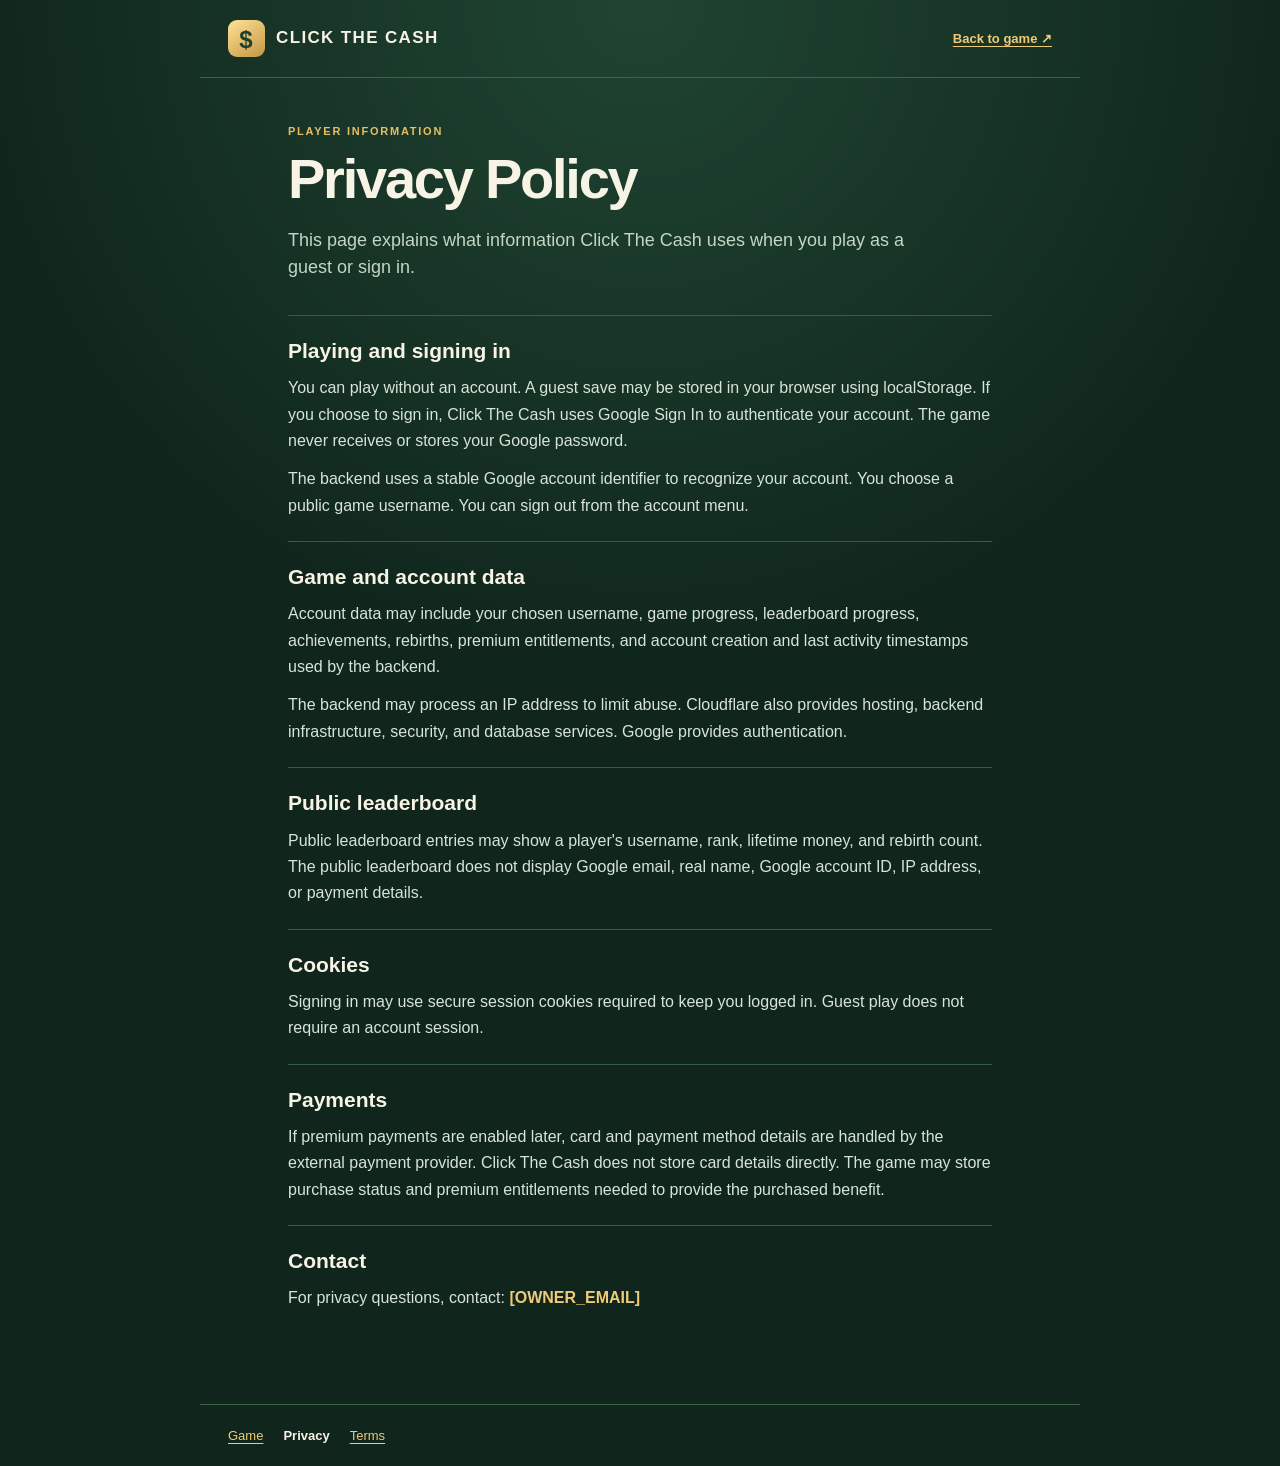
<file: CashEmpire/privacy.html>
<!doctype html>
<html lang="en">
<head>
  <meta charset="utf-8">
  <meta name="viewport" content="width=device-width, initial-scale=1">
  <meta name="theme-color" content="#11251c">
  <meta name="description" content="How Click The Cash handles account and game data.">
  <link rel="canonical" href="https://clickthecash.online/privacy">
  <link rel="stylesheet" href="legal.css">
  <title>Privacy Policy | Click The Cash</title>
</head>
<body>
  <header class="legal-header">
    <a class="brand" href="./" aria-label="Click The Cash home"><span class="brand-mark" aria-hidden="true">$</span><span>CLICK THE CASH</span></a>
    <a class="back-link" href="./">Back to game <span aria-hidden="true">↗</span></a>
  </header>
  <main class="legal-page">
    <p class="eyebrow">PLAYER INFORMATION</p>
    <h1>Privacy Policy</h1>
    <p class="lede">This page explains what information Click The Cash uses when you play as a guest or sign in.</p>
    <section>
      <h2>Playing and signing in</h2>
      <p>You can play without an account. A guest save may be stored in your browser using localStorage. If you choose to sign in, Click The Cash uses Google Sign In to authenticate your account. The game never receives or stores your Google password.</p>
      <p>The backend uses a stable Google account identifier to recognize your account. You choose a public game username. You can sign out from the account menu.</p>
    </section>
    <section>
      <h2>Game and account data</h2>
      <p>Account data may include your chosen username, game progress, leaderboard progress, achievements, rebirths, premium entitlements, and account creation and last activity timestamps used by the backend.</p>
      <p>The backend may process an IP address to limit abuse. Cloudflare also provides hosting, backend infrastructure, security, and database services. Google provides authentication.</p>
    </section>
    <section>
      <h2>Public leaderboard</h2>
      <p>Public leaderboard entries may show a player's username, rank, lifetime money, and rebirth count. The public leaderboard does not display Google email, real name, Google account ID, IP address, or payment details.</p>
    </section>
    <section>
      <h2>Cookies</h2>
      <p>Signing in may use secure session cookies required to keep you logged in. Guest play does not require an account session.</p>
    </section>
    <section>
      <h2>Payments</h2>
      <p>If premium payments are enabled later, card and payment method details are handled by the external payment provider. Click The Cash does not store card details directly. The game may store purchase status and premium entitlements needed to provide the purchased benefit.</p>
    </section>
    <section>
      <h2>Contact</h2>
      <p>For privacy questions, contact: <strong>[OWNER_EMAIL]</strong></p>
    </section>
  </main>
  <footer class="legal-footer"><a href="./">Game</a><a href="privacy" aria-current="page">Privacy</a><a href="terms">Terms</a></footer>
</body>
</html>
</file>
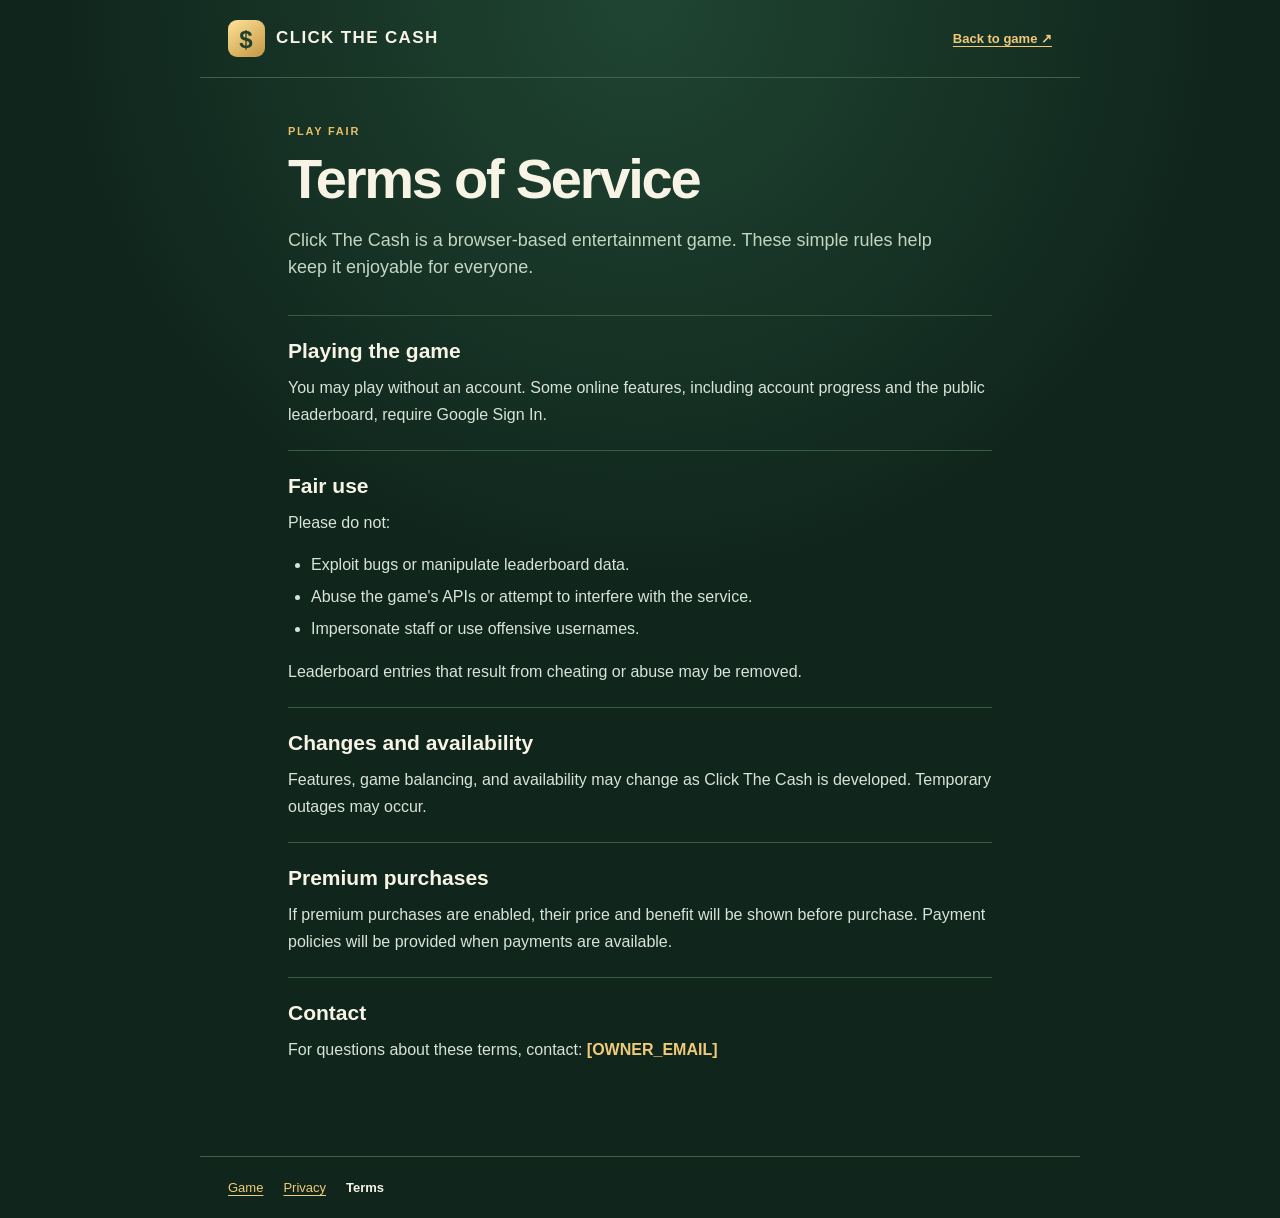
<file: CashEmpire/terms.html>
<!doctype html>
<html lang="en">
<head>
  <meta charset="utf-8">
  <meta name="viewport" content="width=device-width, initial-scale=1">
  <meta name="theme-color" content="#11251c">
  <meta name="description" content="Terms for playing Click The Cash.">
  <link rel="canonical" href="https://clickthecash.online/terms">
  <link rel="stylesheet" href="legal.css">
  <title>Terms of Service | Click The Cash</title>
</head>
<body>
  <header class="legal-header">
    <a class="brand" href="./" aria-label="Click The Cash home"><span class="brand-mark" aria-hidden="true">$</span><span>CLICK THE CASH</span></a>
    <a class="back-link" href="./">Back to game <span aria-hidden="true">↗</span></a>
  </header>
  <main class="legal-page">
    <p class="eyebrow">PLAY FAIR</p>
    <h1>Terms of Service</h1>
    <p class="lede">Click The Cash is a browser-based entertainment game. These simple rules help keep it enjoyable for everyone.</p>
    <section>
      <h2>Playing the game</h2>
      <p>You may play without an account. Some online features, including account progress and the public leaderboard, require Google Sign In.</p>
    </section>
    <section>
      <h2>Fair use</h2>
      <p>Please do not:</p>
      <ul>
        <li>Exploit bugs or manipulate leaderboard data.</li>
        <li>Abuse the game's APIs or attempt to interfere with the service.</li>
        <li>Impersonate staff or use offensive usernames.</li>
      </ul>
      <p>Leaderboard entries that result from cheating or abuse may be removed.</p>
    </section>
    <section>
      <h2>Changes and availability</h2>
      <p>Features, game balancing, and availability may change as Click The Cash is developed. Temporary outages may occur.</p>
    </section>
    <section>
      <h2>Premium purchases</h2>
      <p>If premium purchases are enabled, their price and benefit will be shown before purchase. Payment policies will be provided when payments are available.</p>
    </section>
    <section>
      <h2>Contact</h2>
      <p>For questions about these terms, contact: <strong>[OWNER_EMAIL]</strong></p>
    </section>
  </main>
  <footer class="legal-footer"><a href="./">Game</a><a href="privacy">Privacy</a><a href="terms" aria-current="page">Terms</a></footer>
</body>
</html>
</file>
<file: CashEmpire/legal.css>
:root{color-scheme:dark;font-family:Helvetica,Arial,"Segoe UI",sans-serif;background:#10261d;color:#f7f3e5}
*{box-sizing:border-box}
html,body{margin:0;min-height:100%}
body{background:radial-gradient(circle at 50% 0,#204532 0,#10261d 42%);line-height:1.65}
a{color:#f0ca79;text-underline-offset:3px}
a:focus-visible{outline:3px solid #f0ca79;outline-offset:4px;border-radius:3px}
.legal-header,.legal-footer{display:flex;align-items:center;justify-content:space-between;gap:20px;max-width:880px;margin:auto;padding:20px 28px}
.legal-header{border-bottom:1px solid #3c6449}
.brand{display:inline-flex;align-items:center;gap:11px;color:#f7f3e5;text-decoration:none;font-size:17px;font-weight:800;letter-spacing:.08em}
.brand-mark{display:grid;place-items:center;width:37px;height:37px;border-radius:9px;background:linear-gradient(145deg,#ffe398,#c39643);color:#20402c;font-size:24px;font-weight:900}
.back-link{font-size:13px;font-weight:700;white-space:nowrap}
.legal-page{max-width:760px;margin:0 auto;padding:44px 28px 70px}
.eyebrow{margin:0 0 8px;color:#e6be67;font-size:11px;font-weight:800;letter-spacing:.16em}
h1{margin:0;font-size:clamp(34px,6vw,56px);line-height:1.12;letter-spacing:-.04em}
.lede{max-width:650px;margin:16px 0 34px;color:#c3d6c4;font-size:18px;line-height:1.5}
section{padding:22px 0;border-top:1px solid #365c43}
h2{margin:0 0 11px;font-size:21px;line-height:1.25}
p{margin:0 0 12px;color:#d9e4d8}
p:last-child{margin-bottom:0}
ul{margin:0 0 13px;padding-left:23px;color:#d9e4d8}
li{padding:3px 0}
strong{color:#f0ca79;font-weight:750;overflow-wrap:anywhere}
.legal-footer{justify-content:flex-start;border-top:1px solid #3c6449;font-size:13px}
.legal-footer a[aria-current="page"]{color:#f7f3e5;text-decoration:none;font-weight:800}
@media(max-width:560px){.legal-header,.legal-footer{padding:16px}.brand{font-size:13px}.brand-mark{width:31px;height:31px;font-size:20px}.back-link{font-size:12px}.legal-page{padding:32px 18px 50px}.lede{font-size:16px}section{padding:19px 0}h2{font-size:19px}}
</file>
